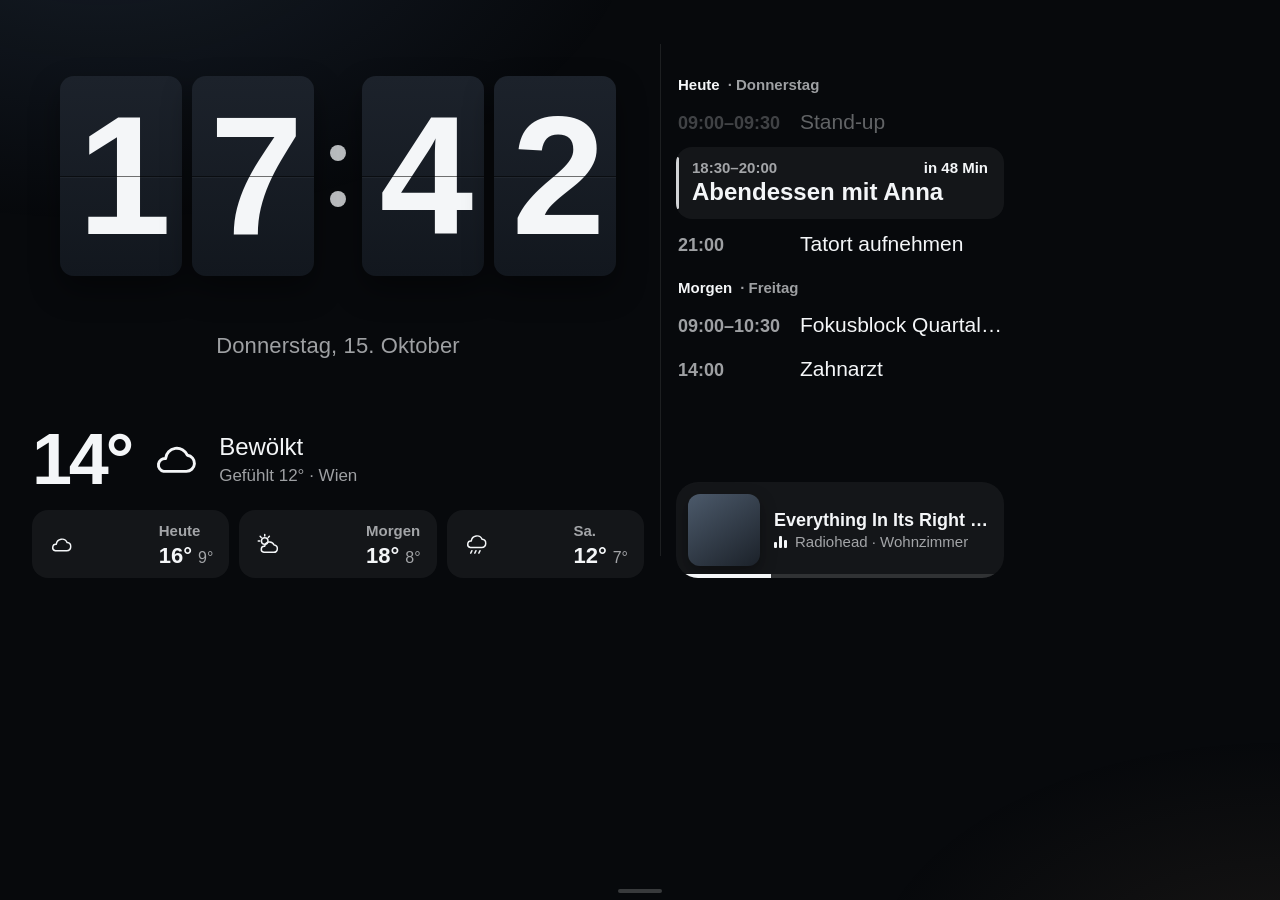
<file: docs/konzept/homescreen-v2/mock/home.html>
<!doctype html>
<html lang="de">
<head>
<meta charset="utf-8">
<title>Homescreen v2 – Mockup</title>
<style>
/* =====================================================================
   Homescreen v2 — Mockup. Fixed canvas 1024×600, one set of values,
   no responsive layers, no vw-clamps. Inter / Inter Display.
   ===================================================================== */
:root {
  --bg: #07090c;
  --ink: #f4f6f8;
  --ink-2: rgba(244, 246, 248, 0.64);
  --ink-3: rgba(244, 246, 248, 0.40);
  --hair: rgba(255, 255, 255, 0.09);
  --surface: rgba(255, 255, 255, 0.055);
  --surface-2: rgba(255, 255, 255, 0.09);
  --amber: #f3c46b;
  --lcd: #ffb25b;
  --r-lg: 22px;
  --r-md: 16px;
  --col-gap: 32px;
  --pad-x: 32px;
}
* { box-sizing: border-box; }
html, body { margin: 0; width: 1024px; height: 600px; overflow: hidden; }
body {
  background: var(--bg);
  color: var(--ink);
  font-family: "Inter", "Noto Sans Display", sans-serif;
  font-feature-settings: "tnum" 1, "cv11" 1;
  -webkit-font-smoothing: antialiased;
}
/* Ambient tint: static, two radial gradients, nothing animates. */
body::before {
  content: ""; position: fixed; inset: 0; pointer-events: none;
  background:
    radial-gradient(900px 520px at 8% -10%, rgba(96, 130, 180, 0.16), transparent 60%),
    radial-gradient(700px 420px at 100% 110%, rgba(180, 140, 100, 0.10), transparent 60%);
}
body[data-night="true"] { --bg: #000; --ink: #aeb5bd; --ink-2: rgba(174,181,189,.58); --ink-3: rgba(174,181,189,.36); --hair: rgba(255,255,255,.06); --surface: rgba(255,255,255,.04); --surface-2: rgba(255,255,255,.07); --amber: #b89654; --lcd: #a7772f; }
body[data-night="true"]::before { display: none; }

.home {
  position: relative;
  display: grid;
  grid-template-columns: 612px 328px;
  column-gap: var(--col-gap);
  height: 100%;
  padding: 26px var(--pad-x) 22px;
}
/* hairline between the columns */
.home::after {
  content: ""; position: absolute; top: 44px; bottom: 44px; left: calc(var(--pad-x) + 612px + var(--col-gap) / 2);
  width: 1px; background: var(--hair);
}

/* ---------- Left: clock + weather ---------------------------------- */
.glance { display: grid; grid-template-rows: 300px 40px 1fr; row-gap: 0; min-height: 0; }
body[data-face="qlocktwo"] .glance,
body[data-face="qlocktwo-ooe"] .glance,
body[data-face="analog"] .glance { grid-template-rows: 376px 40px 1fr; }

.clock { display: flex; align-items: center; justify-content: center; min-height: 0; }
.clock > * { display: none; }
body[data-face="flip"] .clock .f-flip { display: flex; }
body[data-face="pulse"] .clock .f-pulse { display: block; }
body[data-face="lcd"] .clock .f-lcd { display: block; }
body[data-face="qlocktwo"] .clock .f-q1 { display: grid; }
body[data-face="qlocktwo-ooe"] .clock .f-q2 { display: grid; }
body[data-face="analog"] .clock .f-analog { display: block; }

.date {
  display: flex; align-items: center; justify-content: center; gap: 14px;
  font-size: 22px; font-weight: 500; color: var(--ink-2); letter-spacing: 0.005em;
}
.date .hint { color: var(--amber); font-size: 16px; font-weight: 500; }

/* Flip */
.f-flip { gap: 10px; align-items: center; }
.f-flip .d {
  position: relative; width: 122px; height: 200px; border-radius: 14px;
  background: linear-gradient(180deg, #1c222b 0%, #12171e 100%);
  box-shadow: 0 14px 30px rgba(0,0,0,.4);
  font-family: "Inter Display", "Inter", sans-serif;
  font-size: 168px; font-weight: 600; letter-spacing: -0.04em; line-height: 200px; text-align: center;
}
.f-flip .d::after { content: ""; position: absolute; left: 0; right: 0; top: 50%; height: 1px; background: rgba(0,0,0,.55); box-shadow: 0 1px 0 rgba(255,255,255,.04); }
.f-flip .sep { display: flex; flex-direction: column; gap: 30px; padding: 0 6px; }
.f-flip .sep i { width: 16px; height: 16px; border-radius: 50%; background: rgba(244,246,248,.78); }
body[data-night="true"] .f-flip .d { background: #0c0f13; box-shadow: none; }

/* Pulse */
.f-pulse {
  font-family: "Inter Display", "Inter", sans-serif;
  font-size: 236px; font-weight: 600; letter-spacing: -0.05em; line-height: 1;
  font-variant-numeric: tabular-nums;
}
.f-pulse .c { opacity: .55; }

/* LCD */
.f-lcd { width: 560px; height: 224px; }
.f-lcd rect { fill: rgba(216,231,255,.06); }
.f-lcd rect.on, .f-lcd circle { fill: var(--lcd); }

/* QLOCKTWO */
.f-q1, .f-q2 {
  width: 376px; height: 376px; grid-template-rows: repeat(10, 1fr);
  font-weight: 600; font-size: 27px; letter-spacing: .06em; color: rgba(255,255,255,.14);
}
.f-q1 .r, .f-q2 .r { display: grid; grid-template-columns: repeat(11, 1fr); }
.f-q1 .r span, .f-q2 .r span { display: flex; align-items: center; justify-content: center; }
.f-q1 .r span.on, .f-q2 .r span.on { color: var(--ink); text-shadow: 0 0 16px rgba(216,231,255,.32); }
body[data-night="true"] .f-q1 .r span.on { text-shadow: none; }

/* Analog */
.f-analog { width: 360px; height: 360px; }
.f-analog .face { fill: rgba(255,255,255,.025); stroke: rgba(255,255,255,.12); stroke-width: 1; }
.f-analog .th { stroke: rgba(216,231,255,.6); stroke-width: 3.2; stroke-linecap: round; }
.f-analog .tm { stroke: rgba(216,231,255,.22); stroke-width: 1.2; stroke-linecap: round; }
.f-analog .hh { stroke: var(--ink); stroke-width: 6; stroke-linecap: round; }
.f-analog .hm { stroke: var(--ink); stroke-width: 4; stroke-linecap: round; opacity: .92; }
.f-analog .hs { stroke: #ff8a5b; stroke-width: 1.6; stroke-linecap: round; }
.f-analog .pv { fill: var(--ink); stroke: #0b0d10; stroke-width: 1.4; }

/* Weather */
.weather { display: grid; grid-template-columns: 1fr; align-content: end; row-gap: 18px; padding-top: 26px; }
.now { display: grid; grid-template-columns: auto auto 1fr; align-items: center; column-gap: 18px; }
.now .t {
  font-family: "Inter Display", "Inter", sans-serif;
  font-size: 72px; font-weight: 600; letter-spacing: -0.045em; line-height: .9;
}
.now .ic { width: 52px; height: 52px; color: var(--ink); }
.now .ic svg { width: 100%; height: 100%; display: block; }
.now .cond { font-size: 24px; font-weight: 500; line-height: 1.15; }
.now .sub { margin-top: 5px; font-size: 17px; color: var(--ink-2); }
.now .sub .stale { color: var(--amber); }
.days { display: grid; grid-template-columns: repeat(3, 1fr); column-gap: 10px; }
.day {
  display: grid; grid-template-columns: 1fr auto; grid-template-rows: auto auto; align-items: center;
  padding: 12px 16px 11px; border-radius: var(--r-md); background: var(--surface);
}
.day .n { font-size: 15px; font-weight: 600; color: var(--ink-2); }
.day .i { grid-row: 1 / 3; width: 26px; height: 26px; color: var(--ink); }
.day .i svg { width: 100%; height: 100%; display: block; }
.day .tt { margin-top: 6px; font-size: 22px; font-weight: 600; line-height: 1; }
.day .tt small { margin-left: 6px; font-size: 16px; font-weight: 500; color: var(--ink-2); }

/* Compact weather (square faces): one line, forecast inline */
body[data-face="qlocktwo"] .weather, body[data-face="qlocktwo-ooe"] .weather, body[data-face="analog"] .weather { grid-template-columns: auto 1fr; column-gap: 28px; align-items: center; padding-top: 16px; }
body[data-face="qlocktwo"] .now .t, body[data-face="qlocktwo-ooe"] .now .t, body[data-face="analog"] .now .t { font-size: 56px; }
body[data-face="qlocktwo"] .now .ic, body[data-face="qlocktwo-ooe"] .now .ic, body[data-face="analog"] .now .ic { width: 40px; height: 40px; }
body[data-face="qlocktwo"] .now .cond, body[data-face="qlocktwo-ooe"] .now .cond, body[data-face="analog"] .now .cond { font-size: 20px; }
body[data-face="qlocktwo"] .now .sub, body[data-face="qlocktwo-ooe"] .now .sub, body[data-face="analog"] .now .sub { font-size: 15px; margin-top: 3px; white-space: nowrap; }
body[data-face="qlocktwo"] .days, body[data-face="qlocktwo-ooe"] .days, body[data-face="analog"] .days { column-gap: 8px; }
body[data-face="qlocktwo"] .day, body[data-face="qlocktwo-ooe"] .day, body[data-face="analog"] .day { padding: 8px 12px 7px; background: transparent; border-left: 1px solid var(--hair); border-radius: 0; }
body[data-face="qlocktwo"] .day .tt, body[data-face="qlocktwo-ooe"] .day .tt, body[data-face="analog"] .day .tt { font-size: 19px; margin-top: 4px; }
body[data-face="qlocktwo"] .day .i, body[data-face="qlocktwo-ooe"] .day .i, body[data-face="analog"] .day .i { width: 22px; height: 22px; }

/* ---------- Right: agenda + music ---------------------------------- */
.side { display: grid; grid-template-rows: 36px minmax(0, 1fr) var(--music-h, 96px); row-gap: 14px; min-height: 0; }
body[data-music="idle"] .side { --music-h: 60px; }

.rail { display: flex; align-items: center; justify-content: flex-end; gap: 10px; }
.chip {
  display: inline-flex; align-items: center; gap: 8px; height: 36px; padding: 0 14px 0 10px;
  border-radius: 999px; background: rgba(243,196,107,.14); border: 1px solid rgba(243,196,107,.35);
  color: var(--ink); font-size: 18px; font-weight: 600; font-variant-numeric: tabular-nums;
}
.chip svg { width: 18px; height: 18px; color: var(--amber); }
.dot { width: 8px; height: 8px; border-radius: 50%; background: var(--amber); opacity: .9; }
.rail .lbl { font-size: 15px; font-weight: 500; color: var(--ink-3); }

.agenda { display: flex; flex-direction: column; gap: 6px; min-height: 0; overflow: hidden; }
.agenda > * { flex: 0 0 auto; }
.sec { display: flex; align-items: baseline; gap: 8px; padding: 10px 2px 4px; font-size: 15px; font-weight: 600; color: var(--ink-2); }
.sec:first-child { padding-top: 0; }
.sec b { color: var(--ink); font-weight: 600; }
.ev { display: grid; grid-template-columns: 112px 1fr; column-gap: 10px; align-items: baseline; padding: 7px 2px; }
.ev .tm { font-size: 18px; font-weight: 600; color: var(--ink-2); white-space: nowrap; }
.ev .ti { font-size: 21px; font-weight: 500; overflow: hidden; text-overflow: ellipsis; white-space: nowrap; }
.ev.past { opacity: .38; }
/* next up */
.next {
  display: grid; grid-template-columns: 1fr; row-gap: 2px; padding: 12px 16px 13px;
  border-radius: var(--r-md); background: var(--surface); position: relative; overflow: hidden;
}
.next::before { content: ""; position: absolute; left: 0; top: 10px; bottom: 10px; width: 3px; border-radius: 3px; background: var(--ink); opacity: .85; }
.next .k { display: flex; justify-content: space-between; font-size: 15px; font-weight: 600; color: var(--ink-2); }
.next .k em { font-style: normal; color: var(--ink); }
.next .ti { font-size: 24px; font-weight: 600; line-height: 1.15; overflow: hidden; text-overflow: ellipsis; white-space: nowrap; }
.empty { padding: 14px 16px; border-radius: var(--r-md); background: var(--surface); color: var(--ink-2); font-size: 18px; }
.empty .e2 { margin-top: 4px; font-size: 15px; color: var(--ink-3); }

.music {
  position: relative; display: grid; grid-template-columns: 72px 1fr; column-gap: 14px; align-items: center;
  padding: 12px 14px 12px 12px; border-radius: var(--r-lg); background: var(--surface); overflow: hidden;
}
.music .art { width: 72px; height: 72px; border-radius: 12px; background: linear-gradient(145deg,#4c5a6b,#1b2129); box-shadow: 0 6px 16px rgba(0,0,0,.35); }
.music .meta { display: block; min-width: 0; }
.music .t1, .music .t2 { display: block; }
.music .t1 { font-size: 18px; font-weight: 600; line-height: 1.2; overflow: hidden; text-overflow: ellipsis; white-space: nowrap; }
.music .t2 { margin-top: 2px; font-size: 15px; color: var(--ink-2); overflow: hidden; text-overflow: ellipsis; white-space: nowrap; }
.music .eq { display: inline-flex; gap: 2px; align-items: flex-end; height: 12px; margin-right: 8px; vertical-align: -1px; }
.music .eq i { width: 3px; background: var(--ink); border-radius: 1px; }
.music .bar { position: absolute; left: 0; right: 0; bottom: 0; height: 4px; background: rgba(255,255,255,.12); }
.music .bar i { display: block; height: 100%; width: 29%; background: var(--ink); }
body[data-music="idle"] .music { grid-template-columns: 36px 1fr; padding: 10px 16px; }
body[data-music="idle"] .music .art { width: 36px; height: 36px; border-radius: 50%; background: var(--surface-2); box-shadow: none; display: flex; align-items: center; justify-content: center; }
body[data-music="idle"] .music .art svg { width: 16px; height: 16px; color: var(--ink); }
body[data-music="idle"] .music .bar, body[data-music="idle"] .music .t2, body[data-music="idle"] .music .eq { display: none; }
body[data-music="idle"] .music .t1 { font-size: 18px; font-weight: 500; }
body[data-music="error"] .music .t2 { color: var(--amber); }

/* grip (quick sheet) */
.grip { position: fixed; left: 50%; bottom: 7px; width: 44px; height: 4px; margin-left: -22px; border-radius: 99px; background: rgba(255,255,255,.2); }
</style>
</head>
<body data-face="flip" data-music="playing" data-night="false">
<div class="home">
  <section class="glance">
    <div class="clock">
      <div class="f-flip"><div class="d">1</div><div class="d">7</div><div class="sep"><i></i><i></i></div><div class="d">4</div><div class="d">2</div></div>
      <div class="f-pulse">17<span class="c">:</span>42</div>
      <svg class="f-lcd" viewBox="0 0 400 160" id="lcd"></svg>
      <div class="f-q1" id="q1"></div>
      <div class="f-q2" id="q2"></div>
      <svg class="f-analog" viewBox="0 0 200 200">
        <circle class="face" cx="100" cy="100" r="94"/>
        <g id="ticks"></g>
        <line class="hh" x1="100" y1="112" x2="100" y2="52" transform="rotate(171 100 100)"/>
        <line class="hm" x1="100" y1="116" x2="100" y2="26" transform="rotate(252 100 100)"/>
        <line class="hs" x1="100" y1="120" x2="100" y2="20" transform="rotate(66 100 100)"/>
        <circle class="pv" cx="100" cy="100" r="5"/>
      </svg>
    </div>
    <div class="date"><span>Donnerstag, 15. Oktober</span><span class="hint" id="hint" hidden>· Uhr wird gestellt …</span></div>
    <section class="weather">
      <div class="now">
        <div class="t">14°</div>
        <div class="ic" id="ic-now"></div>
        <div><div class="cond">Bewölkt</div><div class="sub" id="sub">Gefühlt 12° · Wien</div></div>
      </div>
      <div class="days" id="days"></div>
    </section>
  </section>

  <section class="side">
    <div class="rail" id="rail"></div>
    <div class="agenda" id="agenda"></div>
    <button class="music" id="music" style="border:0;color:inherit;font:inherit;text-align:left;cursor:pointer">
      <span class="art" id="art"></span>
      <span class="meta"><span class="t1" id="t1">Everything In Its Right Place</span><span class="t2" id="t2">Radiohead · Wohnzimmer</span></span>
      <span class="bar"><i></i></span>
    </button>
  </section>
</div>
<div class="grip"></div>

<script>
const q = new URLSearchParams(location.search);
const face = q.get("face") || "flip";
const music = q.get("music") || "playing";
const night = q.get("night") === "1";
const state = q.get("state") || "normal";  // normal | timer | stale | empty | offline | sync
document.body.dataset.face = face; document.body.dataset.music = music; document.body.dataset.night = String(night);

const ICON = {
  cloudy: '<svg viewBox="0 0 32 32" fill="none" stroke="currentColor" stroke-width="1.8" stroke-linecap="round" stroke-linejoin="round"><path d="M9 23h14a5 5 0 0 0 .6-9.96A7 7 0 0 0 10.2 15.1 4 4 0 0 0 9 23z"/></svg>',
  partly: '<svg viewBox="0 0 32 32" fill="none" stroke="currentColor" stroke-width="1.8" stroke-linecap="round" stroke-linejoin="round"><circle cx="12" cy="11" r="4"/><path d="M12 3v2M4 11h2M6.3 5.3l1.4 1.4M17.7 5.3l-1.4 1.4"/><path d="M11 25h12a4.5 4.5 0 0 0 .5-8.97A6 6 0 0 0 12 17.5 3.75 3.75 0 0 0 11 25z"/></svg>',
  clear: '<svg viewBox="0 0 32 32" fill="none" stroke="currentColor" stroke-width="1.8" stroke-linecap="round"><circle cx="16" cy="16" r="6"/><path d="M16 4v3M16 25v3M4 16h3M25 16h3M7.5 7.5l2.1 2.1M22.4 22.4l2.1 2.1M7.5 24.5l2.1-2.1M22.4 9.6l2.1-2.1"/></svg>',
  rain: '<svg viewBox="0 0 32 32" fill="none" stroke="currentColor" stroke-width="1.8" stroke-linecap="round" stroke-linejoin="round"><path d="M9 19h14a5 5 0 0 0 .6-9.96A7 7 0 0 0 10.2 11.1 4 4 0 0 0 9 19z"/><path d="M11 23l-1.5 3M16 23l-1.5 3M21 23l-1.5 3"/></svg>',
  play: '<svg viewBox="0 0 32 32" fill="currentColor"><path d="M11 8.5v15l12-7.5z"/></svg>',
  timer: '<svg viewBox="0 0 32 32" fill="none" stroke="currentColor" stroke-width="2.2" stroke-linecap="round" stroke-linejoin="round"><circle cx="16" cy="18" r="10"/><path d="M16 12v6l4 2M13 4h6M16 4v4"/></svg>',
};
document.getElementById("ic-now").innerHTML = ICON.cloudy;
const days = [["Heute","cloudy",16,9],["Morgen","partly",18,8],["Sa.","rain",12,7]];
document.getElementById("days").innerHTML = days.map(([n,i,a,b]) =>
  `<div class="day"><div class="n">${n}</div><div class="i">${ICON[i]}</div><div class="tt">${a}°<small>${b}°</small></div></div>`).join("");

// Agenda
const ag = document.getElementById("agenda");
if (state === "empty") {
  ag.innerHTML = `<div class="sec"><b>Heute</b> · Donnerstag</div><div class="empty">Keine Termine<div class="e2">Auch morgen und Samstag ist nichts eingetragen.</div></div>`;
} else if (state === "offline") {
  ag.innerHTML = `<div class="sec"><b>Heute</b> · Donnerstag</div>
    <div class="ev past"><span class="tm">09:00–09:30</span><span class="ti">Stand-up</span></div>
    <div class="next"><div class="k"><span>18:30–20:00</span><em>in 48 Min</em></div><div class="ti">Abendessen mit Anna</div></div>
    <div class="ev"><span class="tm">21:00</span><span class="ti">Tatort aufnehmen</span></div>
    <div class="sec"><b>Morgen</b> · Freitag</div>
    <div class="ev"><span class="tm">09:00–10:30</span><span class="ti">Fokusblock Quartalsplanung</span></div>
    <div class="ev"><span class="tm">14:00</span><span class="ti">Zahnarzt</span></div>`;
} else {
  ag.innerHTML = `<div class="sec"><b>Heute</b> · Donnerstag</div>
    <div class="ev past"><span class="tm">09:00–09:30</span><span class="ti">Stand-up</span></div>
    <div class="next"><div class="k"><span>18:30–20:00</span><em>in 48 Min</em></div><div class="ti">Abendessen mit Anna</div></div>
    <div class="ev"><span class="tm">21:00</span><span class="ti">Tatort aufnehmen</span></div>
    <div class="sec"><b>Morgen</b> · Freitag</div>
    <div class="ev"><span class="tm">09:00–10:30</span><span class="ti">Fokusblock Quartalsplanung</span></div>
    <div class="ev"><span class="tm">14:00</span><span class="ti">Zahnarzt</span></div>
    ${music === "playing" ? "" : '<div class="sec"><b>Samstag</b></div><div class="ev"><span class="tm">Ganztägig</span><span class="ti">Lieferung Sofa</span></div>'}`;
}
// Rail
const rail = document.getElementById("rail");
let railHtml = "";
if (state === "timer") railHtml += `<span class="chip">${ICON.timer}09:26</span>`;
if (state === "offline") railHtml += `<span class="lbl">Offline · Stand 16:50</span><span class="dot"></span>`;
rail.innerHTML = railHtml;
const compact = ["qlocktwo","qlocktwo-ooe","analog"].includes(face);
if (compact) document.getElementById("sub").textContent = "Gefühlt 12°";
if (state === "stale") document.getElementById("sub").innerHTML = `Gefühlt 12° · <span class="stale">Stand 15:10</span>`;
if (state === "sync") document.getElementById("hint").hidden = false;
// Music
if (music === "idle") { document.getElementById("art").innerHTML = ICON.play; document.getElementById("t1").textContent = "Musik starten"; }
if (music === "error") { document.getElementById("t1").textContent = "Spotify"; document.getElementById("t2").textContent = "Nicht erreichbar · zuletzt 16:50"; }
if (music === "playing") document.getElementById("t2").innerHTML = `<span class="eq"><i style="height:6px"></i><i style="height:12px"></i><i style="height:8px"></i></span>Radiohead · Wohnzimmer`;

// LCD 17:42
const SEG = {"0":"abcdef","1":"bc","2":"abdeg","3":"abcdg","4":"bcfg","5":"acdfg","6":"acdefg","7":"abc","8":"abcdefg","9":"abcdfg"};
const RECTS = [["a",14,4,52,8],["b",66,14,8,52],["c",66,74,8,52],["d",14,128,52,8],["e",6,74,8,52],["f",6,14,8,52],["g",14,66,52,8]];
const POS = [0,90,230,320]; const digits = "1742";
let svg = "";
POS.forEach((x,i)=>{ svg += `<g transform="translate(${x},8)">` + RECTS.map(([s,rx,ry,rw,rh])=>`<rect class="${SEG[digits[i]].includes(s)?'on':''}" x="${rx}" y="${ry}" width="${rw}" height="${rh}" rx="2"/>`).join("") + "</g>"; });
svg += `<circle cx="210" cy="70" r="6"/><circle cx="210" cy="106" r="6"/>`;
document.getElementById("lcd").innerHTML = svg;

// QLOCKTWO 17:40 → ES IST ZWANZIG VOR SECHS
const G1 = ["ESKISTAFÜNF","ZEHNZWANZIG","DREIVIERTEL","TGNACHVORJM","HALBQZWÖLFP","ZWEINSIEBEN","KDREIRHFÜNF","ELFNEUNVIER","WACHTZEHNRS","BSECHSFMUHR"];
const ON1 = [[0,0,2],[0,3,3],[1,4,7],[3,6,3],[9,1,5]];
const G2 = ["ESKISTAFÜMF","ZEHNAZWANZG","DREIVIERTLE","TGNOCHSVORM","HOIBEZWÖFEN","DREIKNEINEP","SIEBNEKFÜMF","OANSZWOAELF","WOCHTZEHNER","SECHSEVIERE"];
const ON2 = [[0,0,2],[0,3,2],[1,5,6],[3,7,3],[9,0,6]];
function grid(id,G,ON){ const on=new Set(); ON.forEach(([r,c,l])=>{for(let i=0;i<l;i++) on.add(r+","+(c+i));});
  document.getElementById(id).innerHTML = G.map((row,r)=>`<div class="r">`+[...row].map((ch,c)=>`<span class="${on.has(r+","+c)?'on':''}">${ch}</span>`).join("")+`</div>`).join(""); }
grid("q1",G1,ON1); grid("q2",G2,ON2);
// analog ticks
let t=""; for(let i=0;i<60;i++){ t += i%5===0 ? `<line class="th" x1="100" y1="12" x2="100" y2="24" transform="rotate(${i*6} 100 100)"/>` : `<line class="tm" x1="100" y1="12" x2="100" y2="18" transform="rotate(${i*6} 100 100)"/>`; }
document.getElementById("ticks").innerHTML = t;
</script>
</body>
</html>
</file>
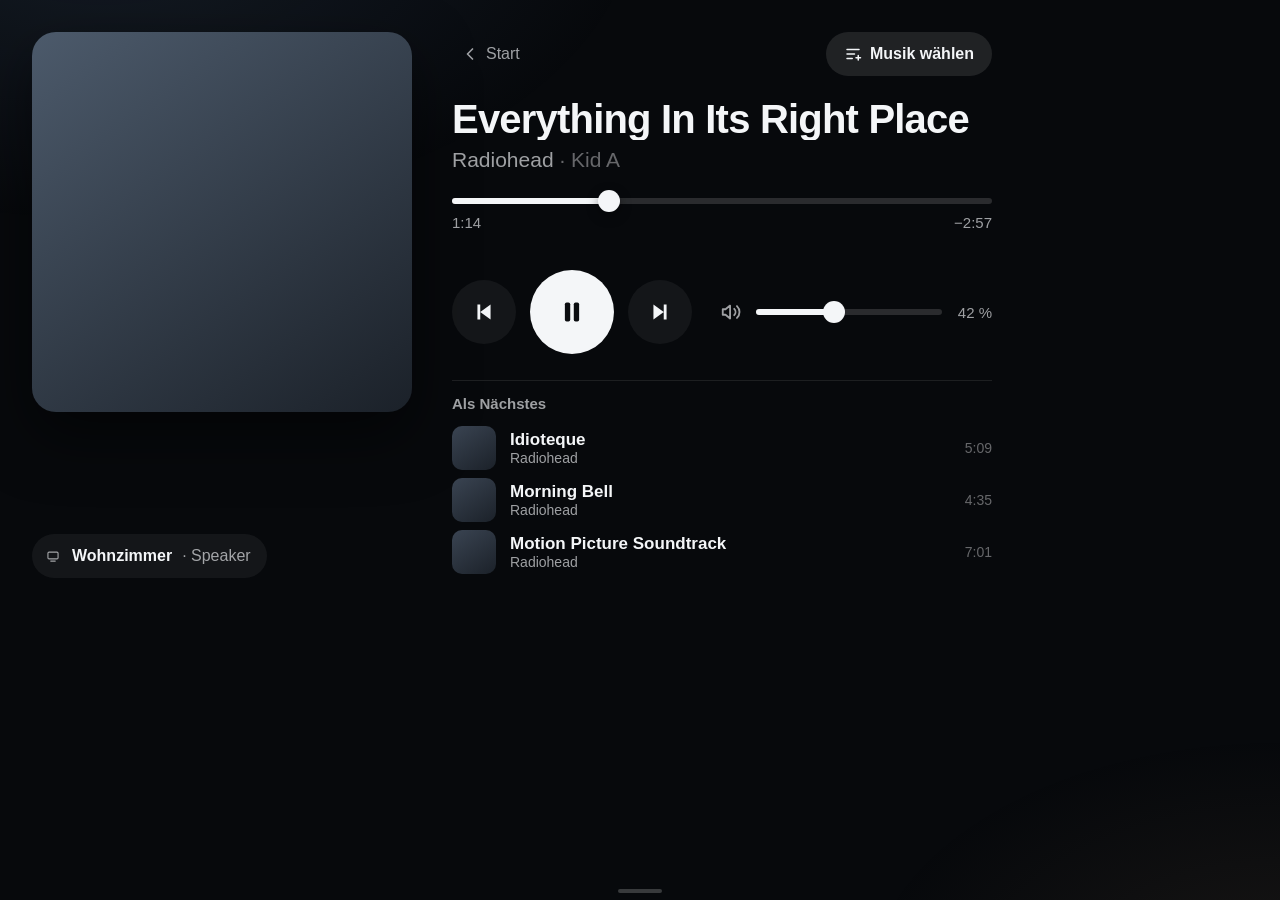
<file: docs/konzept/homescreen-v2/mock/spotify.html>
<!doctype html><html lang="de"><head><meta charset="utf-8"><title>Spotify v2</title>
<style>
:root{--bg:#07090c;--ink:#f4f6f8;--ink-2:rgba(244,246,248,.64);--ink-3:rgba(244,246,248,.4);--hair:rgba(255,255,255,.09);--surface:rgba(255,255,255,.055);--surface-2:rgba(255,255,255,.1)}
*{box-sizing:border-box}html,body{margin:0;width:1024px;height:600px;overflow:hidden}
body{background:var(--bg);color:var(--ink);font-family:"Inter",sans-serif;font-feature-settings:"tnum" 1;-webkit-font-smoothing:antialiased}
body::before{content:"";position:fixed;inset:0;pointer-events:none;background:radial-gradient(900px 520px at 8% -10%,rgba(96,130,180,.16),transparent 60%),radial-gradient(700px 420px at 100% 110%,rgba(180,140,100,.1),transparent 60%)}
.sp{position:relative;display:grid;grid-template-columns:380px 1fr;column-gap:40px;height:100%;padding:32px 32px 22px}
.art{width:380px;height:380px;border-radius:24px;background:linear-gradient(145deg,#4c5a6b,#1b2129);box-shadow:0 24px 60px rgba(0,0,0,.5)}
.left{display:grid;grid-template-rows:auto 1fr;row-gap:18px}
.dev{display:flex;align-items:center;gap:10px;align-self:end;justify-self:start;height:44px;padding:0 16px 0 12px;border-radius:999px;background:var(--surface);font-size:16px;font-weight:500;color:var(--ink-2)}
.dev svg{width:18px;height:18px;color:var(--ink-2)}
.dev b{color:var(--ink);font-weight:600}
.right{display:grid;grid-template-rows:auto auto auto 1fr;row-gap:0;min-width:0}
.top{display:flex;justify-content:space-between;align-items:center;height:44px}
.back{display:inline-flex;align-items:center;gap:6px;height:44px;padding:0 14px 0 8px;border-radius:999px;color:var(--ink-2);font-size:16px;font-weight:500}
.back svg{width:20px;height:20px}
.pick{display:inline-flex;align-items:center;gap:8px;height:44px;padding:0 18px;border-radius:999px;background:var(--surface-2);font-size:16px;font-weight:600}
.pick svg{width:18px;height:18px}
.t1{margin-top:22px;font-family:"Inter Display","Inter",sans-serif;font-size:40px;font-weight:600;letter-spacing:-.02em;line-height:1.05;white-space:nowrap;overflow:hidden;text-overflow:ellipsis}
.t2{margin-top:8px;font-size:21px;font-weight:500;color:var(--ink-2);white-space:nowrap;overflow:hidden;text-overflow:ellipsis}
.t2 span{color:var(--ink-3)}
.seek{margin-top:26px}
.seek .track{position:relative;height:6px;border-radius:3px;background:rgba(255,255,255,.14)}
.seek .track i{position:absolute;left:0;top:0;bottom:0;width:29%;border-radius:3px;background:var(--ink)}
.seek .track b{position:absolute;left:29%;top:50%;width:22px;height:22px;margin:-11px 0 0 -11px;border-radius:50%;background:var(--ink);box-shadow:0 4px 12px rgba(0,0,0,.4)}
.seek .times{display:flex;justify-content:space-between;margin-top:10px;font-size:15px;font-weight:500;color:var(--ink-2)}
.ctl{display:grid;grid-template-columns:auto 1fr;align-items:center;column-gap:28px;margin-top:22px}
.tr{display:flex;align-items:center;gap:14px}
.b{display:inline-flex;align-items:center;justify-content:center;width:64px;height:64px;border-radius:50%;background:var(--surface)}
.b svg{width:30px;height:30px}
.b.p{width:84px;height:84px;background:var(--ink);color:#0b0d10}
.b.p svg{width:38px;height:38px}
.vol{display:grid;grid-template-columns:auto 1fr auto;align-items:center;column-gap:14px;color:var(--ink-2)}
.vol svg{width:22px;height:22px}
.vol .track{position:relative;height:6px;border-radius:3px;background:rgba(255,255,255,.14)}
.vol .track i{position:absolute;left:0;top:0;bottom:0;width:42%;border-radius:3px;background:var(--ink)}
.vol .track b{position:absolute;left:42%;top:50%;width:22px;height:22px;margin:-11px 0 0 -11px;border-radius:50%;background:var(--ink)}
.vol em{font-style:normal;font-size:15px;font-weight:500;min-width:36px;text-align:right}
.q{margin-top:26px;min-height:0;border-top:1px solid var(--hair);padding-top:14px}
.q h2{margin:0 0 10px;font-size:15px;font-weight:600;color:var(--ink-2)}
.qi{display:grid;grid-template-columns:44px 1fr auto;align-items:center;column-gap:14px;height:52px}
.qi .a{width:44px;height:44px;border-radius:10px;background:linear-gradient(145deg,#3a4452,#1b2129)}
.qi .n{font-size:17px;font-weight:600;white-space:nowrap;overflow:hidden;text-overflow:ellipsis}
.qi .s{font-size:14px;color:var(--ink-2)}
.qi .d{font-size:14px;color:var(--ink-3);font-variant-numeric:tabular-nums}
.grip{position:fixed;left:50%;bottom:7px;width:44px;height:4px;margin-left:-22px;border-radius:99px;background:rgba(255,255,255,.2)}
</style></head><body>
<div class="sp">
  <div class="left">
    <div class="art"></div>
    <div class="dev"><svg viewBox="0 0 32 32" fill="none" stroke="currentColor" stroke-width="2" stroke-linecap="round"><rect x="7" y="9" width="18" height="12" rx="2"/><path d="M12 25h8"/></svg><b>Wohnzimmer</b> · Speaker</div>
  </div>
  <div class="right">
    <div class="top">
      <span class="back"><svg viewBox="0 0 24 24" fill="none" stroke="currentColor" stroke-width="2" stroke-linecap="round" stroke-linejoin="round"><path d="M15 6l-6 6 6 6"/></svg>Start</span>
      <span class="pick"><svg viewBox="0 0 24 24" fill="none" stroke="currentColor" stroke-width="2" stroke-linecap="round"><path d="M4 6h16M4 12h10M4 18h7"/><path d="M19 14v6m-3-3h6"/></svg>Musik wählen</span>
    </div>
    <div class="t1">Everything In Its Right Place</div>
    <div class="t2">Radiohead <span>· Kid A</span></div>
    <div class="seek"><div class="track"><i></i><b></b></div><div class="times"><span>1:14</span><span>−2:57</span></div></div>
    <div class="ctl">
      <div class="tr">
        <span class="b"><svg viewBox="0 0 32 32" fill="currentColor"><path d="M9 8h3v16H9zM23 8l-11 8 11 8z"/></svg></span>
        <span class="b p"><svg viewBox="0 0 32 32" fill="currentColor"><rect x="10" y="8" width="4.5" height="16" rx="1.5"/><rect x="17.5" y="8" width="4.5" height="16" rx="1.5"/></svg></span>
        <span class="b"><svg viewBox="0 0 32 32" fill="currentColor"><path d="M20 8h3v16h-3zM9 8l11 8-11 8z"/></svg></span>
      </div>
      <div class="vol"><svg viewBox="0 0 24 24" fill="none" stroke="currentColor" stroke-width="2" stroke-linecap="round" stroke-linejoin="round"><path d="M11 5L6 9H3v6h3l5 4z"/><path d="M15.5 8.5a5 5 0 0 1 0 7M18.5 5.5a9 9 0 0 1 0 13"/></svg><div class="track"><i></i><b></b></div><em>42 %</em></div>
    </div>
    <div class="q">
      <h2>Als Nächstes</h2>
      <div class="qi"><span class="a"></span><span><div class="n">Idioteque</div><div class="s">Radiohead</div></span><span class="d">5:09</span></div>
      <div class="qi"><span class="a"></span><span><div class="n">Morning Bell</div><div class="s">Radiohead</div></span><span class="d">4:35</span></div>
      <div class="qi"><span class="a"></span><span><div class="n">Motion Picture Soundtrack</div><div class="s">Radiohead</div></span><span class="d">7:01</span></div>
    </div>
  </div>
</div>
<div class="grip"></div>
</body></html>
</file>
